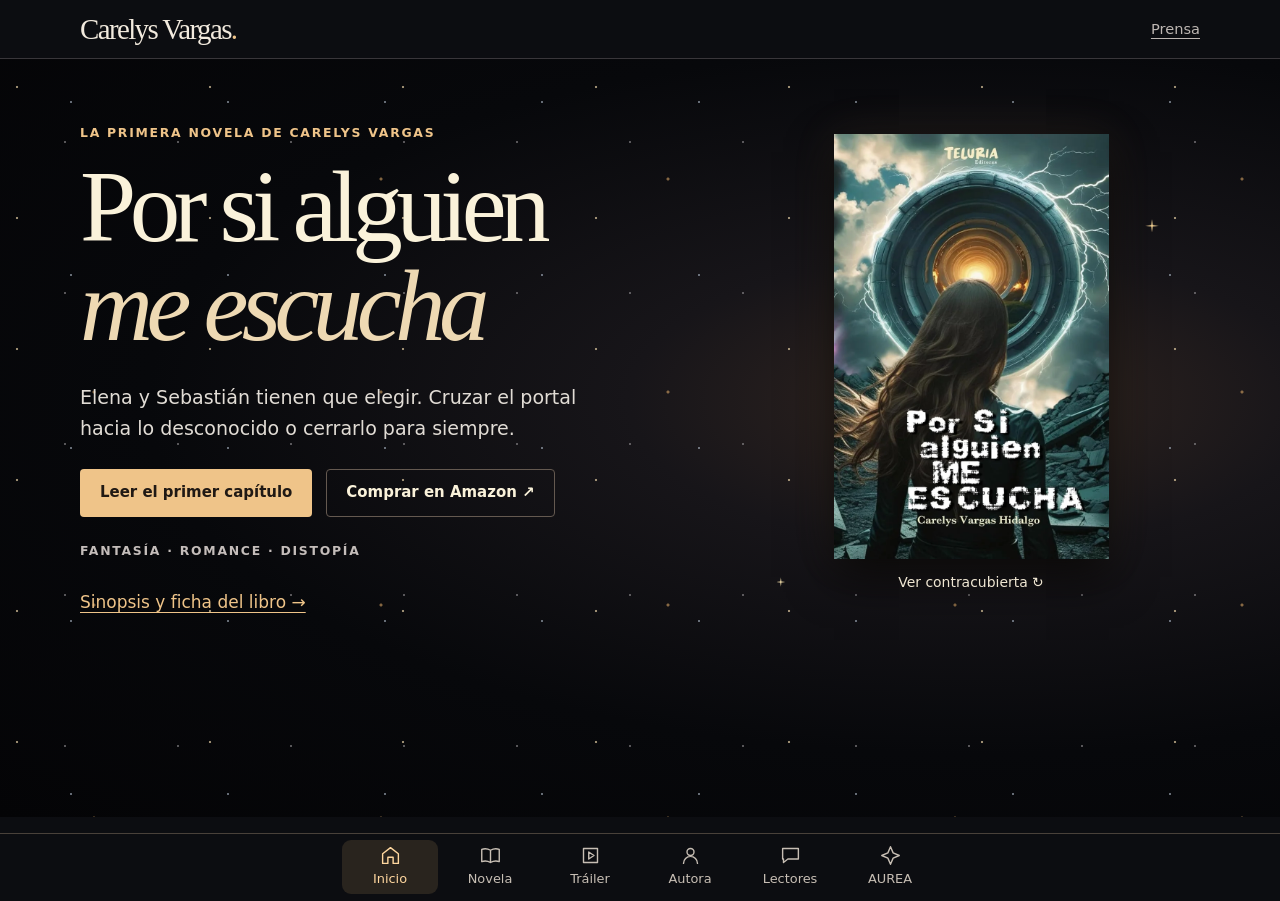
<file: index.html>
<!doctype html>
<html lang="es"><head>
<meta charset="utf-8"><meta name="viewport" content="width=device-width,initial-scale=1,viewport-fit=cover">
<title>Por si alguien me escucha · Web de Carelys Vargas</title><meta name="description" content="Descubre la primera novela de Carelys Vargas Hidalgo. Lee el primer capítulo o entra al mundo de Elena y Sebastián."><meta name="theme-color" content="#0c0d11">
<link rel="canonical" href="https://carelysvargas.com/"><meta property="og:type" content="website"><meta property="og:url" content="https://carelysvargas.com/">
<meta property="og:title" content="Por si alguien me escucha · Web de Carelys Vargas"><meta property="og:description" content="Descubre la primera novela de Carelys Vargas Hidalgo. Lee el primer capítulo o entra al mundo de Elena y Sebastián."><meta property="og:image" content="https://carelysvargas.com/media/novela-social.jpg">
<meta property="og:image:width" content="1200"><meta property="og:image:height" content="630"><meta name="twitter:card" content="summary_large_image">
<link rel="stylesheet" href="/editorial.css?v=pestanas"><script defer src="/lectura.js?v=pestanas"></script>
</head><body><a class="skip" href="#contenido">Saltar al contenido</a>
<header><div class="wrap mast"><a class="brand" href="/">Carelys Vargas<span>.</span></a><a href="/prensa/">Prensa</a></div></header>
<main id="contenido" tabindex="-1"><section class="hero"><div class="wrap hero-grid"><div><p class="kicker">La primera novela de Carelys Vargas</p><h1>Por si alguien<br><em>me escucha</em></h1><p class="lead">Elena y Sebastián tienen que elegir. Cruzar el portal hacia lo desconocido o cerrarlo para siempre.</p><div class="actions"><a class="btn gold" href="https://read.amazon.com/sample/B0FLF6CT9F?clientId=share">Leer el primer capítulo</a><a class="btn outline" href="https://www.amazon.com/dp/B0FLF6CT9F">Comprar en Amazon ↗</a></div><p class="genres">Fantasía · Romance · Distopía</p><a class="more" href="/libros/por-si-alguien-me-escucha/">Sinopsis y ficha del libro →</a></div><figure class="book"><img id="cover" src="/media/cubierta.webp" width="971" height="1500" alt="Cubierta de Por si alguien me escucha. Una mujer frente a un portal iluminado."><figcaption><button id="flip">Ver contracubierta ↻</button></figcaption></figure></div></section></main>
<nav class="dock" aria-label="Secciones principales"><a href="/" aria-current="page"><svg viewBox="0 0 24 24" aria-hidden="true"><path d="M3 10l9-7 9 7v11h-6v-7H9v7H3z"/></svg>Inicio</a><a href="/libros/por-si-alguien-me-escucha/"><svg viewBox="0 0 24 24" aria-hidden="true"><path d="M12 6Q7 3 2 5v14q5-2 10 1 5-3 10-1V5q-5-2-10 1v14"/></svg>Novela</a><a href="/trailer/"><svg viewBox="0 0 24 24" aria-hidden="true"><path d="M4 4h16v16H4z M10 8l6 4-6 4z"/></svg>Tráiler</a><a href="/autora/"><svg viewBox="0 0 24 24" aria-hidden="true"><path d="M16 8a4 4 0 1 1-8 0 4 4 0 0 1 8 0 M4 21a8 8 0 0 1 16 0"/></svg>Autora</a><a href="/lectores/"><svg viewBox="0 0 24 24" aria-hidden="true"><path d="M3 4h18v12H9l-5 4v-4H3z"/></svg>Lectores</a><a href="/aurea/"><svg viewBox="0 0 24 24" aria-hidden="true"><path d="M12 2l3 7 7 3-7 3-3 7-3-7-7-3 7-3z"/></svg>AUREA</a></nav>
</body></html>
</file>
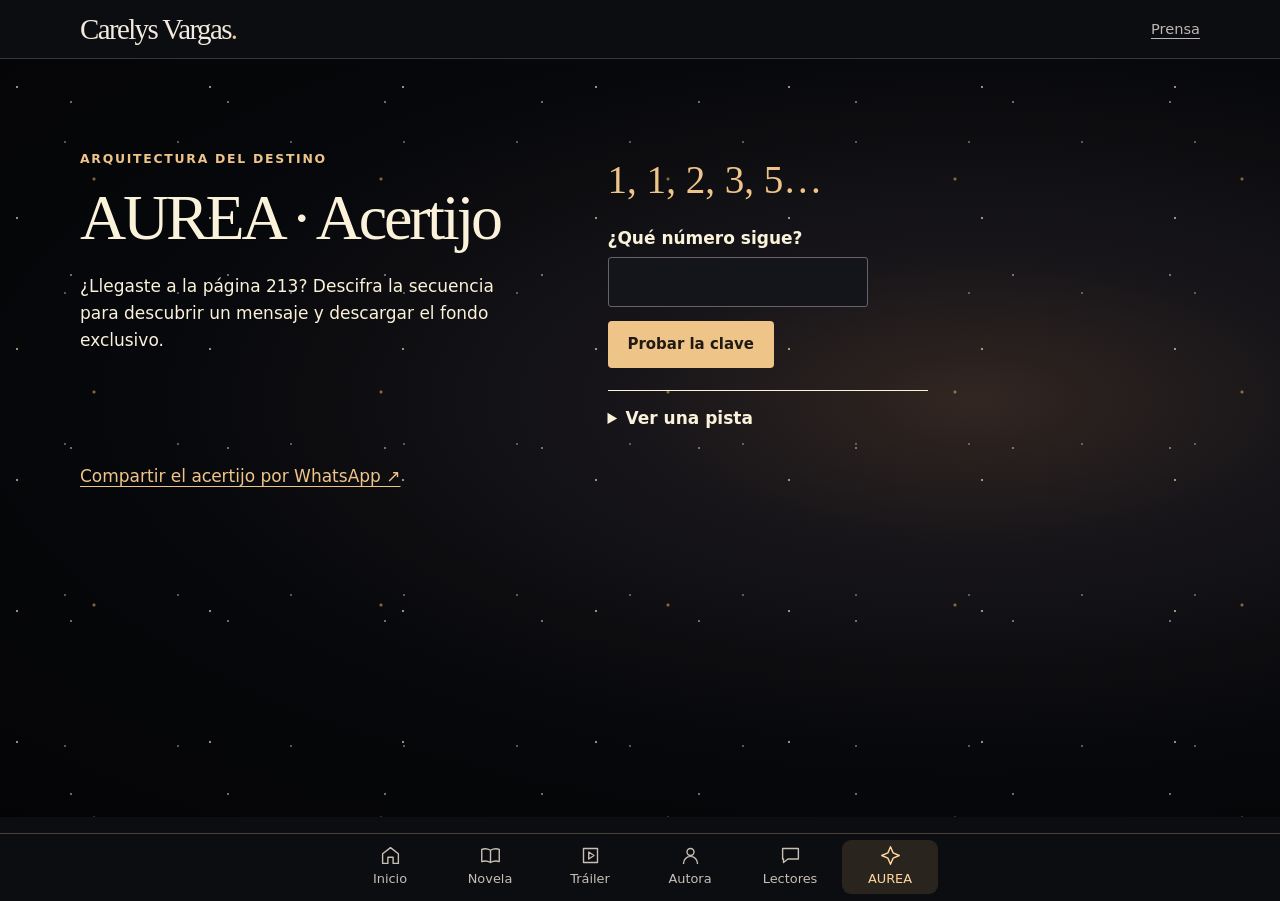
<file: aurea/index.html>
<!doctype html>
<html lang="es"><head>
<meta charset="utf-8"><meta name="viewport" content="width=device-width,initial-scale=1,viewport-fit=cover">
<title>AUREA · El acertijo de Por si alguien me escucha</title><meta name="description" content="Descifra la secuencia de la página 213 y descubre el mensaje de AUREA."><meta name="theme-color" content="#0c0d11">
<link rel="canonical" href="https://carelysvargas.com/aurea/"><meta property="og:type" content="website"><meta property="og:url" content="https://carelysvargas.com/aurea/">
<meta property="og:title" content="AUREA · El acertijo de Por si alguien me escucha"><meta property="og:description" content="Descifra la secuencia de la página 213 y descubre el mensaje de AUREA."><meta property="og:image" content="https://carelysvargas.com/media/novela-social.jpg">
<meta property="og:image:width" content="1200"><meta property="og:image:height" content="630"><meta name="twitter:card" content="summary_large_image">
<link rel="stylesheet" href="/editorial.css?v=pestanas"><script defer src="/lectura.js?v=pestanas"></script>
</head><body><a class="skip" href="#contenido">Saltar al contenido</a>
<header><div class="wrap mast"><a class="brand" href="/">Carelys Vargas<span>.</span></a><a href="/prensa/">Prensa</a></div></header>
<main id="contenido" tabindex="-1"><section id="aurea" class="puzzle"><div class="wrap split"><div><p class="kicker">Arquitectura del destino</p><h1 class="page-title">AUREA · Acertijo</h1><p>¿Llegaste a la página 213? Descifra la secuencia para descubrir un mensaje y descargar el fondo exclusivo.</p></div><div><p class="sequence">1, 1, 2, 3, 5…</p><form id="key-form"><label>¿Qué número sigue?<input name="clave" required autocomplete="off"></label><button class="btn gold">Probar la clave</button></form><details><summary>Ver una pista</summary><p>Suma los dos números anteriores.</p></details><p role="status" id="key-state"></p><div id="reward" hidden><blockquote>«La proporción divina está en todos nosotros, Elena. No lo olvides».</blockquote><a href="https://drive.google.com/uc?id=1susKpdOCmfRqfJvsWZ5yjWpWZIyEMnKj&amp;export=download">Descargar fondo exclusivo ↓</a></div></div></div><div class="wrap"><a class="more" href="https://wa.me/?text=El%20acertijo%20AUREA%20https%3A%2F%2Fcarelysvargas.com%2Faurea%2F">Compartir el acertijo por WhatsApp ↗</a></div></section></main>
<nav class="dock" aria-label="Secciones principales"><a href="/"><svg viewBox="0 0 24 24" aria-hidden="true"><path d="M3 10l9-7 9 7v11h-6v-7H9v7H3z"/></svg>Inicio</a><a href="/libros/por-si-alguien-me-escucha/"><svg viewBox="0 0 24 24" aria-hidden="true"><path d="M12 6Q7 3 2 5v14q5-2 10 1 5-3 10-1V5q-5-2-10 1v14"/></svg>Novela</a><a href="/trailer/"><svg viewBox="0 0 24 24" aria-hidden="true"><path d="M4 4h16v16H4z M10 8l6 4-6 4z"/></svg>Tráiler</a><a href="/autora/"><svg viewBox="0 0 24 24" aria-hidden="true"><path d="M16 8a4 4 0 1 1-8 0 4 4 0 0 1 8 0 M4 21a8 8 0 0 1 16 0"/></svg>Autora</a><a href="/lectores/"><svg viewBox="0 0 24 24" aria-hidden="true"><path d="M3 4h18v12H9l-5 4v-4H3z"/></svg>Lectores</a><a href="/aurea/" aria-current="page"><svg viewBox="0 0 24 24" aria-hidden="true"><path d="M12 2l3 7 7 3-7 3-3 7-3-7-7-3 7-3z"/></svg>AUREA</a></nav>
</body></html>
</file>
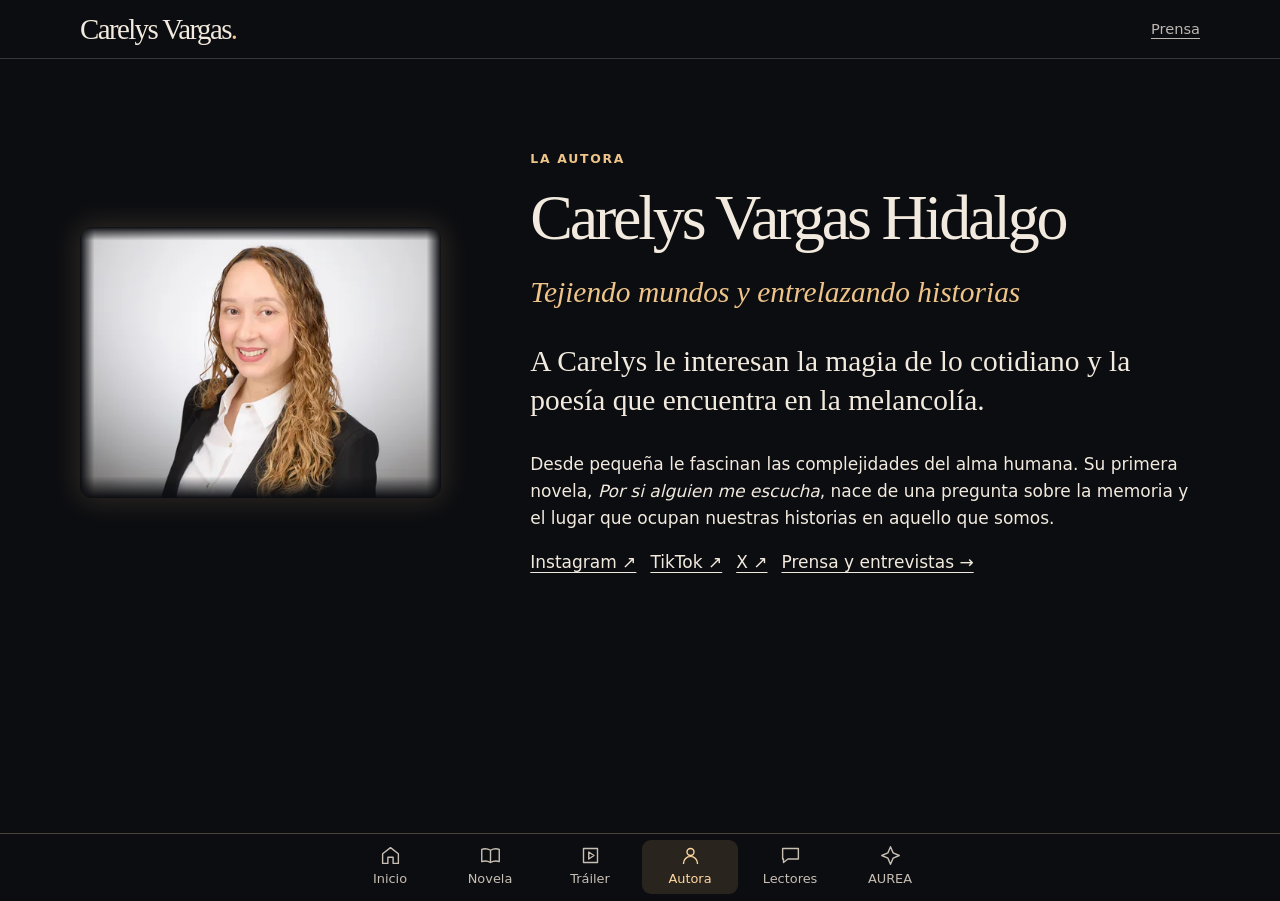
<file: autora/index.html>
<!doctype html>
<html lang="es"><head>
<meta charset="utf-8"><meta name="viewport" content="width=device-width,initial-scale=1,viewport-fit=cover">
<title>Carelys Vargas Hidalgo · Escritora</title><meta name="description" content="Conoce a la autora de Por si alguien me escucha y descubre sus canales oficiales."><meta name="theme-color" content="#0c0d11">
<link rel="canonical" href="https://carelysvargas.com/autora/"><meta property="og:type" content="website"><meta property="og:url" content="https://carelysvargas.com/autora/">
<meta property="og:title" content="Carelys Vargas Hidalgo · Escritora"><meta property="og:description" content="Conoce a la autora de Por si alguien me escucha y descubre sus canales oficiales."><meta property="og:image" content="https://carelysvargas.com/media/autora-social.jpg">
<meta property="og:image:width" content="1200"><meta property="og:image:height" content="630"><meta name="twitter:card" content="summary_large_image">
<link rel="stylesheet" href="/editorial.css?v=pestanas"><script defer src="/lectura.js?v=pestanas"></script><script type="application/ld+json">{"@context": "https://schema.org", "@type": "Person", "name": "Carelys Vargas Hidalgo", "url": "https://carelysvargas.com/autora/", "image": "https://carelysvargas.com/media/carelys-960.webp", "sameAs": ["https://www.instagram.com/carelysvargas/", "https://x.com/carelysvargas"]}</script>
</head><body><a class="skip" href="#contenido">Saltar al contenido</a>
<header><div class="wrap mast"><a class="brand" href="/">Carelys Vargas<span>.</span></a><a href="/prensa/">Prensa</a></div></header>
<main id="contenido" tabindex="-1"><section class="paper" id="autora"><div class="wrap portrait"><figure class="author-photo"><img src="/media/carelys-480.webp" srcset="/media/carelys-480.webp 480w, /media/carelys-960.webp 960w" sizes="(max-width: 760px) 90vw, 400px" width="2000" height="1500" alt="Retrato de Carelys Vargas Hidalgo"></figure><div><p class="kicker">La autora</p><h1 class="page-title">Carelys Vargas Hidalgo</h1>
<p class="intro" style="color:var(--gold)"><em>Tejiendo mundos y entrelazando historias</em></p><p class="intro">A Carelys le interesan la magia de lo cotidiano y la poesía que encuentra en la melancolía.</p><p>Desde pequeña le fascinan las complejidades del alma humana. Su primera novela, <em>Por si alguien me escucha</em>, nace de una pregunta sobre la memoria y el lugar que ocupan nuestras historias en aquello que somos.</p><div class="actions"><a href="https://www.instagram.com/carelysvargas/">Instagram ↗</a><a href="https://www.tiktok.com/@porsialguienmeesc">TikTok ↗</a><a href="https://x.com/carelysvargas">X ↗</a><a href="/prensa/">Prensa y entrevistas →</a></div></div></div></section></main>
<nav class="dock" aria-label="Secciones principales"><a href="/"><svg viewBox="0 0 24 24" aria-hidden="true"><path d="M3 10l9-7 9 7v11h-6v-7H9v7H3z"/></svg>Inicio</a><a href="/libros/por-si-alguien-me-escucha/"><svg viewBox="0 0 24 24" aria-hidden="true"><path d="M12 6Q7 3 2 5v14q5-2 10 1 5-3 10-1V5q-5-2-10 1v14"/></svg>Novela</a><a href="/trailer/"><svg viewBox="0 0 24 24" aria-hidden="true"><path d="M4 4h16v16H4z M10 8l6 4-6 4z"/></svg>Tráiler</a><a href="/autora/" aria-current="page"><svg viewBox="0 0 24 24" aria-hidden="true"><path d="M16 8a4 4 0 1 1-8 0 4 4 0 0 1 8 0 M4 21a8 8 0 0 1 16 0"/></svg>Autora</a><a href="/lectores/"><svg viewBox="0 0 24 24" aria-hidden="true"><path d="M3 4h18v12H9l-5 4v-4H3z"/></svg>Lectores</a><a href="/aurea/"><svg viewBox="0 0 24 24" aria-hidden="true"><path d="M12 2l3 7 7 3-7 3-3 7-3-7-7-3 7-3z"/></svg>AUREA</a></nav>
</body></html>
</file>
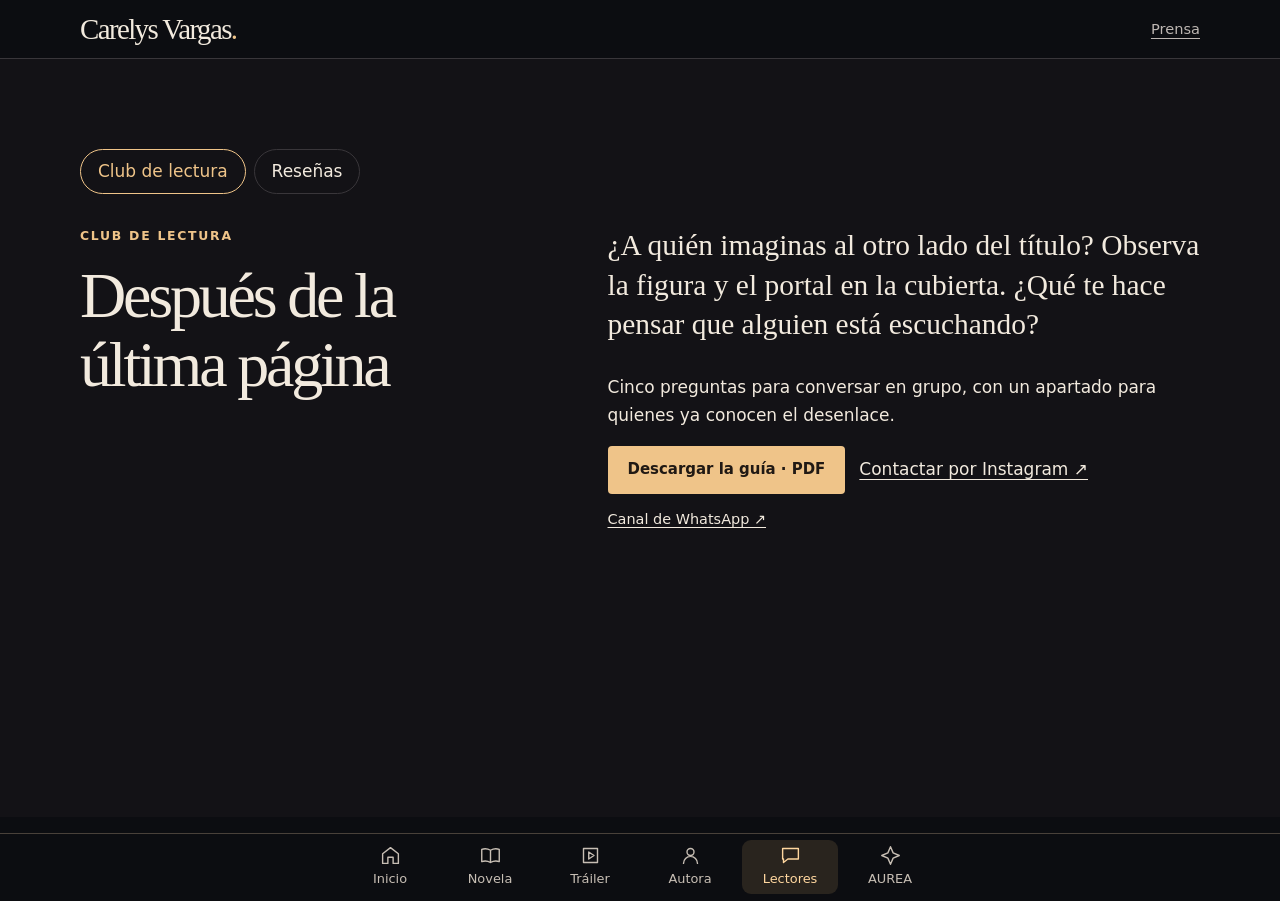
<file: lectores/index.html>
<!doctype html>
<html lang="es"><head>
<meta charset="utf-8"><meta name="viewport" content="width=device-width,initial-scale=1,viewport-fit=cover">
<title>Club de lectura · Por si alguien me escucha</title><meta name="description" content="Descarga la guía para clubes de lectura y conversa sobre la novela de Carelys Vargas."><meta name="theme-color" content="#0c0d11">
<link rel="canonical" href="https://carelysvargas.com/lectores/"><meta property="og:type" content="website"><meta property="og:url" content="https://carelysvargas.com/lectores/">
<meta property="og:title" content="Club de lectura · Por si alguien me escucha"><meta property="og:description" content="Descarga la guía para clubes de lectura y conversa sobre la novela de Carelys Vargas."><meta property="og:image" content="https://carelysvargas.com/media/novela-social.jpg">
<meta property="og:image:width" content="1200"><meta property="og:image:height" content="630"><meta name="twitter:card" content="summary_large_image">
<link rel="stylesheet" href="/editorial.css?v=pestanas"><script defer src="/lectura.js?v=pestanas"></script>
</head><body><a class="skip" href="#contenido">Saltar al contenido</a>
<header><div class="wrap mast"><a class="brand" href="/">Carelys Vargas<span>.</span></a><a href="/prensa/">Prensa</a></div></header>
<main id="contenido" tabindex="-1"><section id="lectores" class="club"><div class="wrap"><nav class="subnav" aria-label="Espacio de lectores"><a aria-current="page" href="/lectores/">Club de lectura</a><a href="/resenas/">Reseñas</a></nav><div class="split"><div><p class="kicker">Club de lectura</p><h1 class="page-title">Después de la última página</h1></div><div><p class="intro">¿A quién imaginas al otro lado del título? Observa la figura y el portal en la cubierta. ¿Qué te hace pensar que alguien está escuchando?</p><p>Cinco preguntas para conversar en grupo, con un apartado para quienes ya conocen el desenlace.</p><div class="actions"><a class="btn gold" href="/media/guia-de-lectura.pdf" download>Descargar la guía · PDF</a><a href="https://www.instagram.com/carelysvargas/">Contactar por Instagram ↗</a><a href="https://www.whatsapp.com/channel/0029VavbXfGBvvsgvoYQeC1s">Canal de WhatsApp ↗</a></div></div></div></div></section></main>
<nav class="dock" aria-label="Secciones principales"><a href="/"><svg viewBox="0 0 24 24" aria-hidden="true"><path d="M3 10l9-7 9 7v11h-6v-7H9v7H3z"/></svg>Inicio</a><a href="/libros/por-si-alguien-me-escucha/"><svg viewBox="0 0 24 24" aria-hidden="true"><path d="M12 6Q7 3 2 5v14q5-2 10 1 5-3 10-1V5q-5-2-10 1v14"/></svg>Novela</a><a href="/trailer/"><svg viewBox="0 0 24 24" aria-hidden="true"><path d="M4 4h16v16H4z M10 8l6 4-6 4z"/></svg>Tráiler</a><a href="/autora/"><svg viewBox="0 0 24 24" aria-hidden="true"><path d="M16 8a4 4 0 1 1-8 0 4 4 0 0 1 8 0 M4 21a8 8 0 0 1 16 0"/></svg>Autora</a><a href="/lectores/" aria-current="page"><svg viewBox="0 0 24 24" aria-hidden="true"><path d="M3 4h18v12H9l-5 4v-4H3z"/></svg>Lectores</a><a href="/aurea/"><svg viewBox="0 0 24 24" aria-hidden="true"><path d="M12 2l3 7 7 3-7 3-3 7-3-7-7-3 7-3z"/></svg>AUREA</a></nav>
</body></html>
</file>
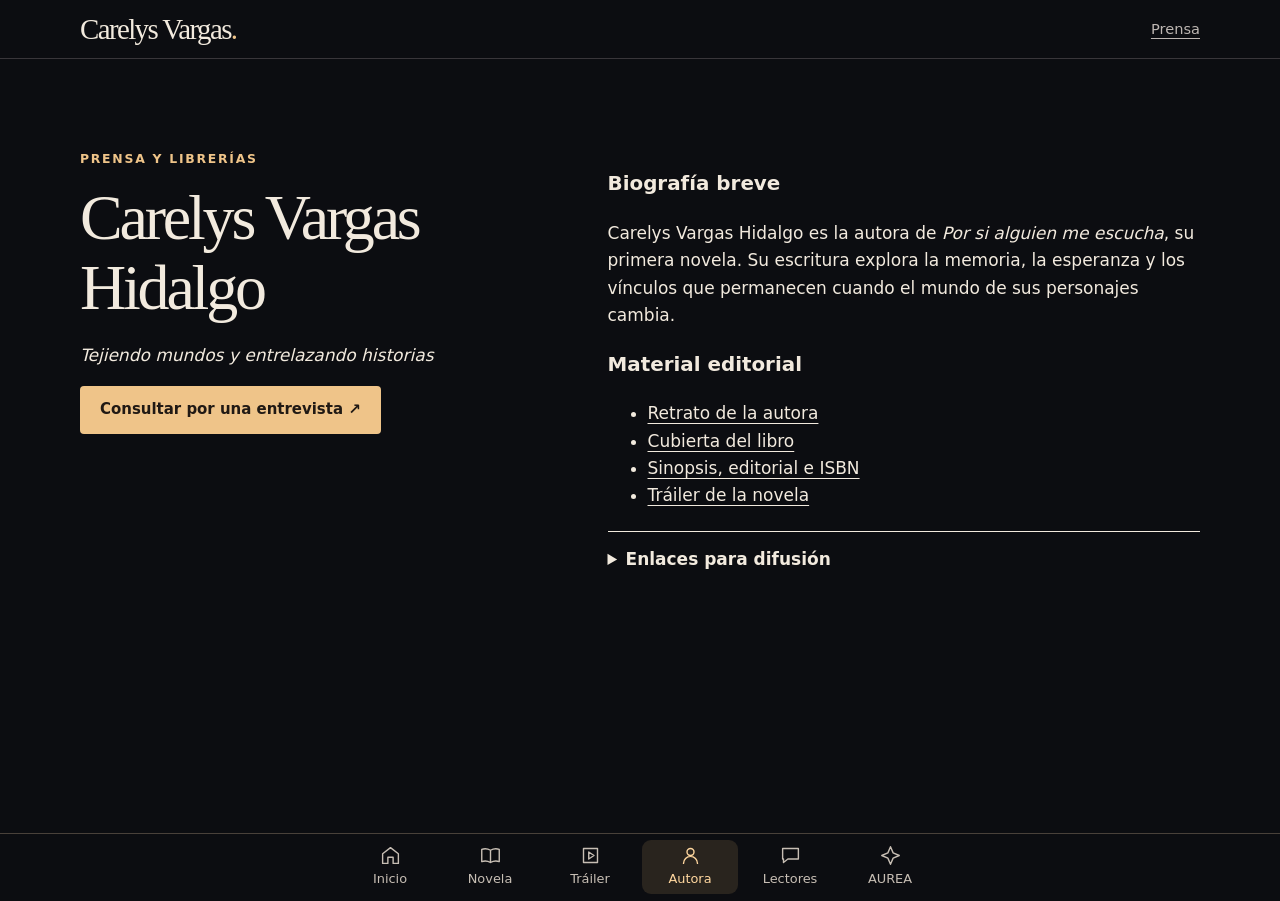
<file: prensa/index.html>
<!doctype html>
<html lang="es"><head>
<meta charset="utf-8"><meta name="viewport" content="width=device-width,initial-scale=1,viewport-fit=cover">
<title>Carelys Vargas Hidalgo · Prensa y entrevistas</title><meta name="description" content="Biografía, retrato, cubierta y contacto para medios, librerías y clubes de lectura."><meta name="theme-color" content="#0c0d11">
<link rel="canonical" href="https://carelysvargas.com/prensa/"><meta property="og:type" content="website"><meta property="og:url" content="https://carelysvargas.com/prensa/">
<meta property="og:title" content="Carelys Vargas Hidalgo · Prensa y entrevistas"><meta property="og:description" content="Biografía, retrato, cubierta y contacto para medios, librerías y clubes de lectura."><meta property="og:image" content="https://carelysvargas.com/media/autora-social.jpg">
<meta property="og:image:width" content="1200"><meta property="og:image:height" content="630"><meta name="twitter:card" content="summary_large_image">
<link rel="stylesheet" href="/editorial.css?v=pestanas"><script defer src="/lectura.js?v=pestanas"></script>
</head><body><a class="skip" href="#contenido">Saltar al contenido</a>
<header><div class="wrap mast"><a class="brand" href="/">Carelys Vargas<span>.</span></a><a href="/prensa/">Prensa</a></div></header>
<main id="contenido" tabindex="-1"><section class="paper"><div class="wrap split"><div><p class="kicker">Prensa y librerías</p><h1 class="page-title">Carelys Vargas Hidalgo</h1><p><em>Tejiendo mundos y entrelazando historias</em></p><a class="btn gold" href="https://www.instagram.com/carelysvargas/">Consultar por una entrevista ↗</a></div><div><h3>Biografía breve</h3><p>Carelys Vargas Hidalgo es la autora de <em>Por si alguien me escucha</em>, su primera novela. Su escritura explora la memoria, la esperanza y los vínculos que permanecen cuando el mundo de sus personajes cambia.</p><h3>Material editorial</h3><ul><li><a href="/media/carelys-vargas-retrato.jpg">Retrato de la autora</a></li><li><a href="/media/cubierta.webp">Cubierta del libro</a></li><li><a href="/libros/por-si-alguien-me-escucha/">Sinopsis, editorial e ISBN</a></li><li><a href="/trailer/">Tráiler de la novela</a></li></ul><details><summary>Enlaces para difusión</summary><ul><li><a href="https://carelysvargas.com/trailer/?utm_source=linkedin&amp;utm_medium=social&amp;utm_campaign=por_si_alguien_me_escucha">LinkedIn</a></li><li><a href="https://carelysvargas.com/autora/?utm_source=instagram&amp;utm_medium=social&amp;utm_campaign=por_si_alguien_me_escucha">Instagram</a></li><li><a href="https://carelysvargas.com/lectores/?utm_source=whatsapp&amp;utm_medium=grupos&amp;utm_campaign=por_si_alguien_me_escucha">WhatsApp</a></li></ul></details></div></div></section></main>
<nav class="dock" aria-label="Secciones principales"><a href="/"><svg viewBox="0 0 24 24" aria-hidden="true"><path d="M3 10l9-7 9 7v11h-6v-7H9v7H3z"/></svg>Inicio</a><a href="/libros/por-si-alguien-me-escucha/"><svg viewBox="0 0 24 24" aria-hidden="true"><path d="M12 6Q7 3 2 5v14q5-2 10 1 5-3 10-1V5q-5-2-10 1v14"/></svg>Novela</a><a href="/trailer/"><svg viewBox="0 0 24 24" aria-hidden="true"><path d="M4 4h16v16H4z M10 8l6 4-6 4z"/></svg>Tráiler</a><a href="/autora/" aria-current="page"><svg viewBox="0 0 24 24" aria-hidden="true"><path d="M16 8a4 4 0 1 1-8 0 4 4 0 0 1 8 0 M4 21a8 8 0 0 1 16 0"/></svg>Autora</a><a href="/lectores/"><svg viewBox="0 0 24 24" aria-hidden="true"><path d="M3 4h18v12H9l-5 4v-4H3z"/></svg>Lectores</a><a href="/aurea/"><svg viewBox="0 0 24 24" aria-hidden="true"><path d="M12 2l3 7 7 3-7 3-3 7-3-7-7-3 7-3z"/></svg>AUREA</a></nav>
</body></html>
</file>
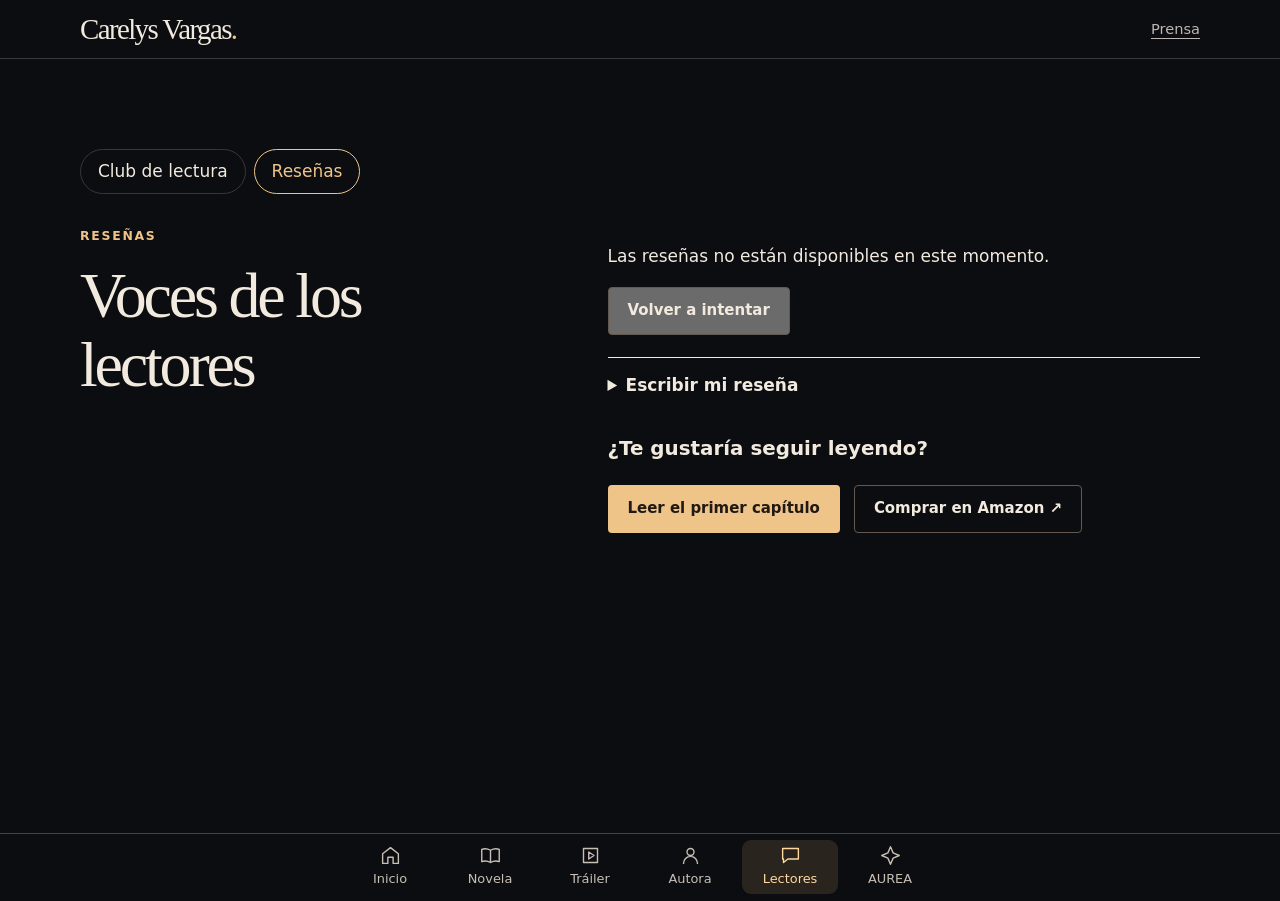
<file: resenas/index.html>
<!doctype html>
<html lang="es"><head>
<meta charset="utf-8"><meta name="viewport" content="width=device-width,initial-scale=1,viewport-fit=cover">
<title>Reseñas de lectores · Por si alguien me escucha</title><meta name="description" content="Lee opiniones y comparte tu reseña de la novela de Carelys Vargas."><meta name="theme-color" content="#0c0d11">
<link rel="canonical" href="https://carelysvargas.com/resenas/"><meta property="og:type" content="website"><meta property="og:url" content="https://carelysvargas.com/resenas/">
<meta property="og:title" content="Reseñas de lectores · Por si alguien me escucha"><meta property="og:description" content="Lee opiniones y comparte tu reseña de la novela de Carelys Vargas."><meta property="og:image" content="https://carelysvargas.com/media/novela-social.jpg">
<meta property="og:image:width" content="1200"><meta property="og:image:height" content="630"><meta name="twitter:card" content="summary_large_image">
<link rel="stylesheet" href="/editorial.css?v=pestanas"><script defer src="/lectura.js?v=pestanas"></script>
</head><body><a class="skip" href="#contenido">Saltar al contenido</a>
<header><div class="wrap mast"><a class="brand" href="/">Carelys Vargas<span>.</span></a><a href="/prensa/">Prensa</a></div></header>
<main id="contenido" tabindex="-1"><section id="resenas" class="paper"><div class="wrap"><nav class="subnav" aria-label="Espacio de lectores"><a href="/lectores/">Club de lectura</a><a aria-current="page" href="/resenas/">Reseñas</a></nav><div class="split"><div><p class="kicker">Reseñas</p><h1 class="page-title">Voces de los lectores</h1></div><div><p id="review-state" role="status">Cargando reseñas…</p><button type="button" class="btn outline" id="retry" hidden>Volver a intentar</button><div id="reviews"></div><details><summary>Escribir mi reseña</summary><form id="review-form"><label>Nombre o seudónimo que se mostrará<input name="nombre" required maxlength="100" autocomplete="given-name"></label><label>Tu valoración<select name="valoracion" required><option value="">Elige una puntuación</option><option value="5">5 estrellas</option><option value="4">4 estrellas</option><option value="3">3 estrellas</option><option value="2">2 estrellas</option><option value="1">1 estrella</option></select></label><label>Tu opinión<textarea name="opinion" required maxlength="3000" rows="4"></textarea></label><p>Tu reseña y el nombre que elijas podrán publicarse después de la revisión.</p><button class="btn dark">Enviar reseña</button><p role="status" id="send-state"></p></form></details><h3>¿Te gustaría seguir leyendo?</h3><div class="actions"><a class="btn gold" href="https://read.amazon.com/sample/B0FLF6CT9F?clientId=share">Leer el primer capítulo</a><a class="btn outline" href="https://www.amazon.com/dp/B0FLF6CT9F">Comprar en Amazon ↗</a></div></div></div></div></section></main>
<nav class="dock" aria-label="Secciones principales"><a href="/"><svg viewBox="0 0 24 24" aria-hidden="true"><path d="M3 10l9-7 9 7v11h-6v-7H9v7H3z"/></svg>Inicio</a><a href="/libros/por-si-alguien-me-escucha/"><svg viewBox="0 0 24 24" aria-hidden="true"><path d="M12 6Q7 3 2 5v14q5-2 10 1 5-3 10-1V5q-5-2-10 1v14"/></svg>Novela</a><a href="/trailer/"><svg viewBox="0 0 24 24" aria-hidden="true"><path d="M4 4h16v16H4z M10 8l6 4-6 4z"/></svg>Tráiler</a><a href="/autora/"><svg viewBox="0 0 24 24" aria-hidden="true"><path d="M16 8a4 4 0 1 1-8 0 4 4 0 0 1 8 0 M4 21a8 8 0 0 1 16 0"/></svg>Autora</a><a href="/lectores/" aria-current="page"><svg viewBox="0 0 24 24" aria-hidden="true"><path d="M3 4h18v12H9l-5 4v-4H3z"/></svg>Lectores</a><a href="/aurea/"><svg viewBox="0 0 24 24" aria-hidden="true"><path d="M12 2l3 7 7 3-7 3-3 7-3-7-7-3 7-3z"/></svg>AUREA</a></nav>
</body></html>
</file>
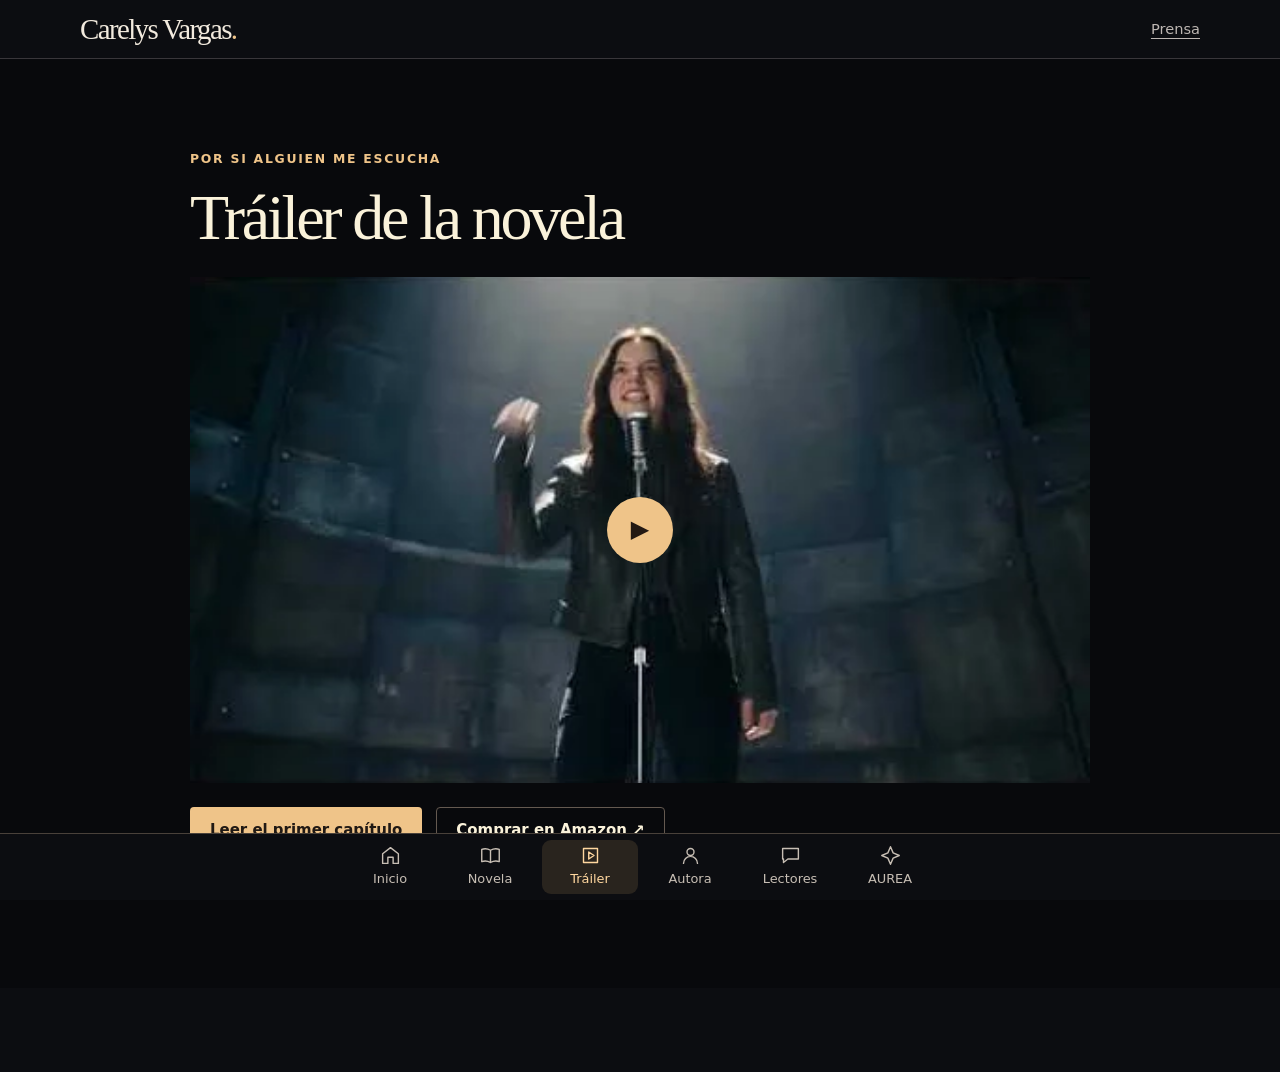
<file: trailer/index.html>
<!doctype html>
<html lang="es"><head>
<meta charset="utf-8"><meta name="viewport" content="width=device-width,initial-scale=1,viewport-fit=cover">
<title>Tráiler de Por si alguien me escucha · Carelys Vargas</title><meta name="description" content="Mira el tráiler de la novela y descubre el primer capítulo."><meta name="theme-color" content="#0c0d11">
<link rel="canonical" href="https://carelysvargas.com/trailer/"><meta property="og:type" content="website"><meta property="og:url" content="https://carelysvargas.com/trailer/">
<meta property="og:title" content="Tráiler de Por si alguien me escucha · Carelys Vargas"><meta property="og:description" content="Mira el tráiler de la novela y descubre el primer capítulo."><meta property="og:image" content="https://carelysvargas.com/media/novela-social.jpg">
<meta property="og:image:width" content="1200"><meta property="og:image:height" content="630"><meta name="twitter:card" content="summary_large_image">
<link rel="stylesheet" href="/editorial.css?v=pestanas"><script defer src="/lectura.js?v=pestanas"></script>
</head><body><a class="skip" href="#contenido">Saltar al contenido</a>
<header><div class="wrap mast"><a class="brand" href="/">Carelys Vargas<span>.</span></a><a href="/prensa/">Prensa</a></div></header>
<main id="contenido" tabindex="-1"><section id="trailer" class="cinema"><div class="wrap"><p class="kicker">Por si alguien me escucha</p><h1 class="page-title">Tráiler de la novela</h1><a class="poster" id="play-trailer" href="https://www.youtube.com/watch?v=ciTFFUCd5X0" aria-label="Reproducir el tráiler de Por si alguien me escucha"><img src="/media/trailer.webp" width="480" height="270" alt=""><span aria-hidden="true">▶</span></a><div class="actions"><a class="btn gold" href="https://read.amazon.com/sample/B0FLF6CT9F?clientId=share">Leer el primer capítulo</a><a class="btn outline" href="https://www.amazon.com/dp/B0FLF6CT9F">Comprar en Amazon ↗</a></div><a class="more" href="https://www.youtube.com/watch?v=ciTFFUCd5X0">Ver en YouTube ↗</a></div></section></main>
<nav class="dock" aria-label="Secciones principales"><a href="/"><svg viewBox="0 0 24 24" aria-hidden="true"><path d="M3 10l9-7 9 7v11h-6v-7H9v7H3z"/></svg>Inicio</a><a href="/libros/por-si-alguien-me-escucha/"><svg viewBox="0 0 24 24" aria-hidden="true"><path d="M12 6Q7 3 2 5v14q5-2 10 1 5-3 10-1V5q-5-2-10 1v14"/></svg>Novela</a><a href="/trailer/" aria-current="page"><svg viewBox="0 0 24 24" aria-hidden="true"><path d="M4 4h16v16H4z M10 8l6 4-6 4z"/></svg>Tráiler</a><a href="/autora/"><svg viewBox="0 0 24 24" aria-hidden="true"><path d="M16 8a4 4 0 1 1-8 0 4 4 0 0 1 8 0 M4 21a8 8 0 0 1 16 0"/></svg>Autora</a><a href="/lectores/"><svg viewBox="0 0 24 24" aria-hidden="true"><path d="M3 4h18v12H9l-5 4v-4H3z"/></svg>Lectores</a><a href="/aurea/"><svg viewBox="0 0 24 24" aria-hidden="true"><path d="M12 2l3 7 7 3-7 3-3 7-3-7-7-3 7-3z"/></svg>AUREA</a></nav>
</body></html>
</file>
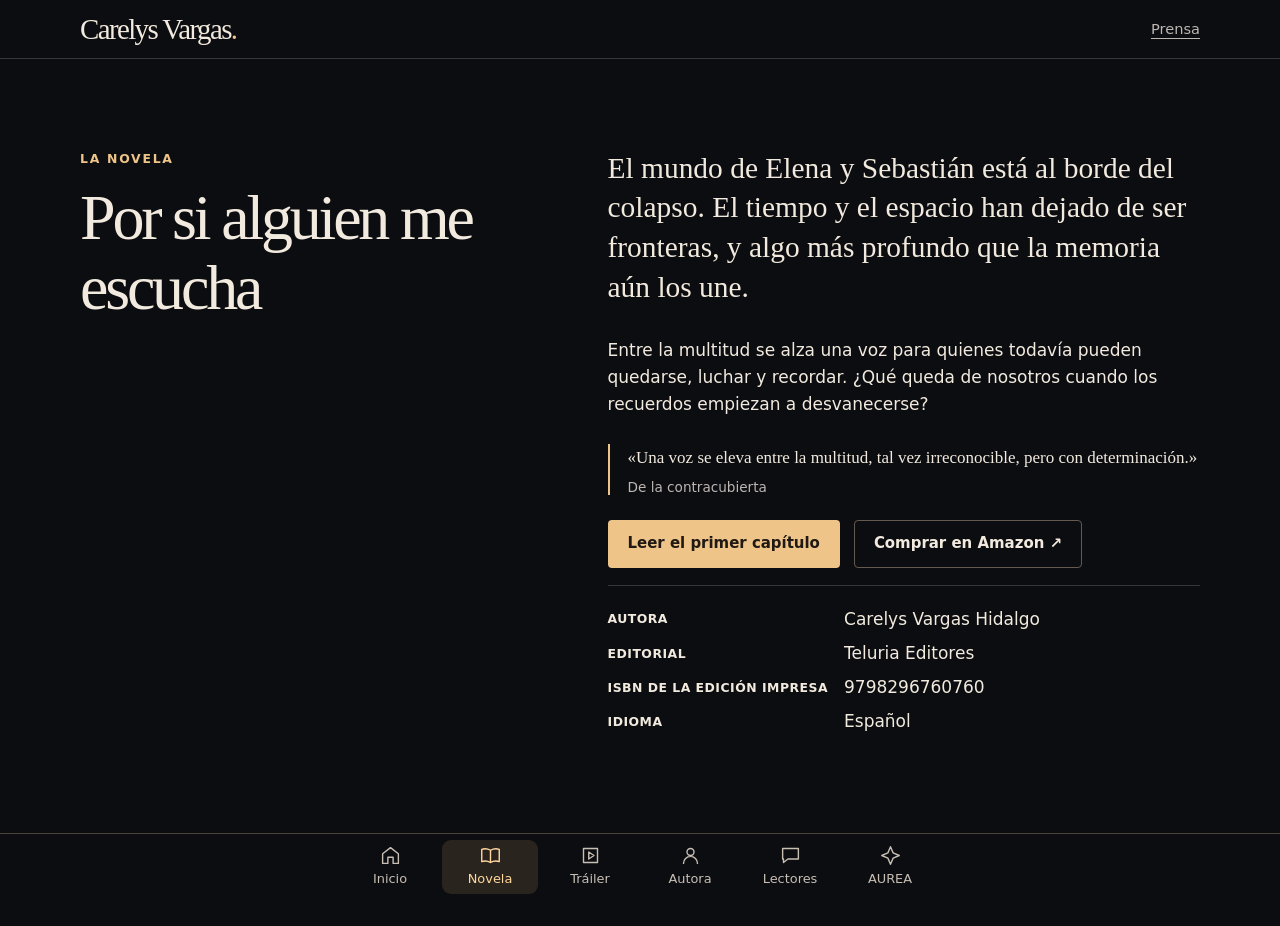
<file: libros/por-si-alguien-me-escucha/index.html>
<!doctype html>
<html lang="es"><head>
<meta charset="utf-8"><meta name="viewport" content="width=device-width,initial-scale=1,viewport-fit=cover">
<title>Por si alguien me escucha · Sinopsis y ficha del libro</title><meta name="description" content="Sinopsis, contracubierta, editorial e ISBN de la primera novela de Carelys Vargas Hidalgo."><meta name="theme-color" content="#0c0d11">
<link rel="canonical" href="https://carelysvargas.com/libros/por-si-alguien-me-escucha/"><meta property="og:type" content="website"><meta property="og:url" content="https://carelysvargas.com/libros/por-si-alguien-me-escucha/">
<meta property="og:title" content="Por si alguien me escucha · Sinopsis y ficha del libro"><meta property="og:description" content="Sinopsis, contracubierta, editorial e ISBN de la primera novela de Carelys Vargas Hidalgo."><meta property="og:image" content="https://carelysvargas.com/media/novela-social.jpg">
<meta property="og:image:width" content="1200"><meta property="og:image:height" content="630"><meta name="twitter:card" content="summary_large_image">
<link rel="stylesheet" href="/editorial.css?v=pestanas"><script defer src="/lectura.js?v=pestanas"></script><script type="application/ld+json">{"@context": "https://schema.org", "@type": "Book", "name": "Por si alguien me escucha", "author": {"@type": "Person", "name": "Carelys Vargas Hidalgo"}, "publisher": {"@type": "Organization", "name": "Teluria Editores"}, "isbn": "9798296760760", "inLanguage": "es", "image": "https://carelysvargas.com/media/cubierta.webp"}</script>
</head><body><a class="skip" href="#contenido">Saltar al contenido</a>
<header><div class="wrap mast"><a class="brand" href="/">Carelys Vargas<span>.</span></a><a href="/prensa/">Prensa</a></div></header>
<main id="contenido" tabindex="-1"><section id="sinopsis" class="paper"><div class="wrap split"><div><p class="kicker">La novela</p><h1 class="page-title">Por si alguien me escucha</h1></div><div><p class="intro">El mundo de Elena y Sebastián está al borde del colapso. El tiempo y el espacio han dejado de ser fronteras, y algo más profundo que la memoria aún los une.</p><p>Entre la multitud se alza una voz para quienes todavía pueden quedarse, luchar y recordar. ¿Qué queda de nosotros cuando los recuerdos empiezan a desvanecerse?</p><blockquote>«Una voz se eleva entre la multitud, tal vez irreconocible, pero con determinación.»<cite>De la contracubierta</cite></blockquote><div class="actions"><a class="btn gold" href="https://read.amazon.com/sample/B0FLF6CT9F?clientId=share">Leer el primer capítulo</a><a class="btn outline" href="https://www.amazon.com/dp/B0FLF6CT9F">Comprar en Amazon ↗</a></div><dl><dt>Autora</dt><dd>Carelys Vargas Hidalgo</dd><dt>Editorial</dt><dd>Teluria Editores</dd><dt>ISBN de la edición impresa</dt><dd>9798296760760</dd><dt>Idioma</dt><dd>Español</dd></dl></div></div></section></main>
<nav class="dock" aria-label="Secciones principales"><a href="/"><svg viewBox="0 0 24 24" aria-hidden="true"><path d="M3 10l9-7 9 7v11h-6v-7H9v7H3z"/></svg>Inicio</a><a href="/libros/por-si-alguien-me-escucha/" aria-current="page"><svg viewBox="0 0 24 24" aria-hidden="true"><path d="M12 6Q7 3 2 5v14q5-2 10 1 5-3 10-1V5q-5-2-10 1v14"/></svg>Novela</a><a href="/trailer/"><svg viewBox="0 0 24 24" aria-hidden="true"><path d="M4 4h16v16H4z M10 8l6 4-6 4z"/></svg>Tráiler</a><a href="/autora/"><svg viewBox="0 0 24 24" aria-hidden="true"><path d="M16 8a4 4 0 1 1-8 0 4 4 0 0 1 8 0 M4 21a8 8 0 0 1 16 0"/></svg>Autora</a><a href="/lectores/"><svg viewBox="0 0 24 24" aria-hidden="true"><path d="M3 4h18v12H9l-5 4v-4H3z"/></svg>Lectores</a><a href="/aurea/"><svg viewBox="0 0 24 24" aria-hidden="true"><path d="M12 2l3 7 7 3-7 3-3 7-3-7-7-3 7-3z"/></svg>AUREA</a></nav>
</body></html>
</file>
<file: editorial.css>
:root{--ink:#142b29;--forest:#122a28;--gold:#efc489;--paper:#faf6eb;--line:#c9c6b7;--muted:#53625b;color:var(--ink);background:var(--paper);font:17px/1.6 system-ui,sans-serif}
*{box-sizing:border-box}body,figure,h1,h2{margin:0}a{color:inherit;text-underline-offset:.24em}a:hover{text-decoration:underline}button,input,select,textarea{font:inherit}button,summary{cursor:pointer}button{color:inherit}button:focus-visible,a:focus-visible,summary:focus-visible,input:focus-visible,textarea:focus-visible,select:focus-visible{outline:3px solid #db8841;outline-offset:4px}
.wrap{width:min(1120px,calc(100% - 72px));margin-inline:auto}header{position:sticky;top:0;background:var(--paper);z-index:10;border-bottom:1px solid var(--line)}nav,.actions,footer .wrap,#links{display:flex;align-items:center;gap:24px}nav,footer .wrap{justify-content:space-between}nav{min-height:72px}.brand,h1,h2,.intro,blockquote,.sequence{font-family:Georgia,'Times New Roman',serif}.brand{font-size:1.7rem;text-decoration:none;letter-spacing:-.055em}.brand span{color:#a55e32}#links a{text-decoration:none;font-size:.9rem}#links a:hover{text-decoration:underline}#menu{display:none}.skip{position:fixed;top:-100px;background:white;padding:10px;z-index:20}.skip:focus{top:0}section{padding:clamp(48px,7vw,98px) 0;scroll-margin-top:72px}.hero,.cinema,.puzzle,footer{background:var(--forest);color:#faf2da}.hero{background:radial-gradient(ellipse at 78% 48%,#40574b 0,#1e3935 27%,#122a28 58%,#102321 100%);padding:clamp(40px,5vw,80px) 0}.hero-grid,.split,.portrait{display:grid;align-items:center;grid-template-columns:1.25fr 1fr;gap:clamp(30px,7vw,100px)}.kicker,.genres,dt{font-size:.73rem;letter-spacing:.14em;font-weight:650;text-transform:uppercase}.kicker{color:#805634;margin:0 0 15px}.hero .kicker,.puzzle .kicker,.cinema .kicker{color:var(--gold)}h1{font-size:clamp(3.3rem,7.9vw,7rem);font-weight:400;letter-spacing:-.065em;line-height:.98}h1 em{font-weight:400;color:#eed9b3}.lead{max-width:43ch;font-size:1.12rem;margin:26px 0;color:#e2e7db}.actions{flex-wrap:wrap;gap:14px}.btn{display:inline-flex;align-items:center;justify-content:center;min-height:46px;padding:11px 19px;border:1px solid transparent;border-radius:4px;font-weight:650;font-size:.88rem;text-decoration:none}.btn:hover{filter:brightness(1.08)}.gold{background:var(--gold);color:var(--ink)}.outline{border-color:#83978d}.dark{background:var(--ink);color:white}.genres{color:#c5d2c6;margin-top:24px}.book{text-align:center}.book img{width:min(100%,275px);height:auto;aspect-ratio:971/1500;object-fit:contain;display:block;margin:auto;box-shadow:8px 18px 34px #061511a6}.book button{background:none;border:0;color:#efe6d2;font-size:.82rem;padding:12px 20px}.split{grid-template-columns:.85fr 1.15fr;align-items:start}h2{font-weight:400;font-size:clamp(2.2rem,4.6vw,4rem);letter-spacing:-.053em;line-height:1.08;text-wrap:balance}.intro{font-size:clamp(1.35rem,2.3vw,1.85rem);line-height:1.35;margin-top:0}.paper{background:var(--paper)}dl{display:grid;grid-template-columns:auto 1fr;gap:7px 16px;border-top:1px solid var(--line);padding-top:20px}dt{letter-spacing:.04em;align-self:center}dd{margin:0}iframe{display:block;border:0;width:100%;height:auto;aspect-ratio:16/9;background:#101a19;margin:24px 0 12px}.cinema .wrap{max-width:900px}.portrait{grid-template-columns:minmax(200px,.7fr) 1.3fr}.portrait img{width:100%;height:auto;border-radius:3px}.portrait h2{margin-bottom:24px}.club{background:#dce5d8}.club .btn{background:var(--forest);color:white}.club .actions a:last-child{font-size:.85rem}details{border-top:1px solid currentColor;margin-top:22px;padding:14px 0}summary{font-weight:650}label{display:block;margin:14px 0;font-weight:550}input,select,textarea{display:block;width:100%;background:#fffdf6;border:1px solid #86928a;color:var(--ink);padding:10px 12px;border-radius:3px;margin-top:5px}.sequence{font-size:2.3rem;color:var(--gold);margin:0}.puzzle input{max-width:260px}.puzzle{background:radial-gradient(ellipse at 10% 50%,#254942,#142c29 70%)}.puzzle details{max-width:320px}.review{padding:12px 0;border-top:1px solid var(--line);overflow-wrap:anywhere}.review p{margin:.3em 0}.review small{color:#526257}footer{border-top:1px solid #566a61;padding:32px 0}footer p{margin:.2em 0;color:#dde1d5}#review-state:empty,#send-state:empty,#key-state:empty{display:none}
@media(max-width:760px){.wrap{width:calc(100% - 36px)}nav{min-height:58px}#menu{display:block;border:1px solid var(--line);background:transparent;border-radius:4px;padding:6px 12px}#links{display:none;position:absolute;inset:100% 0 auto;background:var(--paper);padding:10px 18px 20px;border-bottom:1px solid var(--line)}#menu[aria-expanded=true]+#links{display:grid;gap:4px}#links a{padding:8px}.split,.portrait{grid-template-columns:1fr;gap:22px}.hero-grid{gap:18px;grid-template-columns:1.3fr .7fr}h1{font-size:clamp(3rem,8vw,4rem)}.portrait img{max-width:280px}.kicker{letter-spacing:.09em}section{scroll-margin-top:60px}}
@media(max-width:540px){.hero-grid{grid-template-columns:1fr}.hero .book img{max-width:185px}.hero{padding:34px 0 16px}.hero .actions{gap:8px}.hero .btn{padding:10px 12px}.genres{margin-bottom:0}.book{margin-top:6px}footer .wrap{align-items:start;flex-direction:column}dl{font-size:.9rem;grid-template-columns:1fr 1fr}}

/* Paleta nocturna inspirada en la luz del portal de la cubierta. */
:root {
    color-scheme: dark;
    --ink: #f2eade;
    --forest: #08090c;
    --paper: #0c0d11;
    --line: #39363a;
    --muted: #bdb6b2;
}
.hero, .puzzle {
    position: relative;
    isolation: isolate;
    background: radial-gradient(ellipse at 76% 45%, #322621 0, #171519 25%, #07080b 60%, #040406 100%);
}
.hero::before, .puzzle::before {
    content: "";
    position: absolute;
    inset: 0;
    z-index: -1;
    pointer-events: none;
    background-image:
        radial-gradient(circle at 17px 28px, #ffe6b6 0 .85px, transparent 1.6px),
        radial-gradient(circle at 71px 43px, #b5c1d0 0 .65px, transparent 1.3px),
        radial-gradient(circle at 94px 120px, #d6a364 0 1px, transparent 2px),
        radial-gradient(circle at 65px 83px, #9d9a9d 0 .65px, transparent 1.2px);
    background-size: 193px 131px, 157px 173px, 287px 213px, 113px 151px;
    opacity: .6;
}
.hero::after {
    content: "";
    position: absolute;
    inset: 0;
    pointer-events: none;
    z-index: -1;
    background:
        radial-gradient(ellipse 7px 1.4px at 90% 22%, #ffdc9a, transparent),
        radial-gradient(ellipse 1.4px 7px at 90% 22%, #ffdc9a, transparent),
        radial-gradient(ellipse 5px 1px at 61% 69%, #ffe9b1, transparent),
        radial-gradient(ellipse 1px 5px at 61% 69%, #ffe9b1, transparent),
        radial-gradient(circle at 68% 19%, #fff2ca 0 1px, #b8864d 1.5px, transparent 4px);
}
@media (prefers-reduced-motion: no-preference) {
    .hero::after { animation: brillo 5s ease-in-out infinite alternate; }
    @keyframes brillo { from { opacity: .4; } to { opacity: 1; } }
}
.club { background: #131216; }
.kicker, .brand span { color: var(--gold); }
.gold, .club .btn, .dark { background: var(--gold); color: #201914; }
input, select, textarea { background: #14151a; border-color: #696367; color: var(--ink); }
.review small, .genres, footer p { color: #c4bdba; }
.lead { color: #e1dcd5; }
.outline, footer { border-color: #645950; }
.skip { background: #19191d; }
.book img { box-shadow: 0 18px 42px #000b, 0 0 42px #e5ad691a; }

.author-photo {
    background: var(--paper);
    border-radius: 12px;
    box-shadow: 0 0 28px 3px rgb(239 196 137 / 16%);
    overflow: hidden;
}
.author-photo img {
    display: block;
    max-width: 100%;
    mask-image: linear-gradient(to right, transparent, black 4%, black 96%, transparent),
                linear-gradient(to bottom, transparent, black 5%, black 92%, transparent);
    mask-composite: intersect;
}
@media (max-width: 760px) {
    .author-photo { width: min(100%, 400px); }
}

/* Vistas independientes con navegación inferior. */
body { padding-bottom: calc(84px + env(safe-area-inset-bottom)); }
header { position: static; }
.mast { min-height: 58px; display: flex; justify-content: space-between; align-items: center; }
.mast > a:last-child { color: var(--muted); font-size: .86rem; }
main > section { min-height: calc(100svh - 142px - env(safe-area-inset-bottom)); }
.page-title { font: 400 clamp(2.3rem,5vw,4.7rem)/1.08 Georgia,serif; letter-spacing: -.05em; margin-bottom: 20px; }
.more { display: inline-block; margin-top: 16px; color: var(--gold); }
.dock {
    position: fixed; z-index: 20; bottom: 0; left: 0; width: 100%;
    display: grid; grid-template-columns: repeat(6,minmax(0,96px)); justify-content: center;
    gap: 4px; min-height: 0; padding: 6px 4px calc(6px + env(safe-area-inset-bottom));
    background: #0c0d11; border-top: 1px solid #49413a;
}
.dock a { display: grid; justify-items: center; align-content: center; gap: 3px; min-height: 54px; border-radius: 9px; color: #c7beb4; text-decoration: none; font-size: .76rem; }
.dock a:hover, .dock a[aria-current] { background: #29241e; color: #ffd79f; }
.dock svg { width: 21px; height: 21px; fill: none; stroke: currentColor; stroke-width: 1.6; stroke-linecap: round; stroke-linejoin: round; }
.subnav { justify-content: start; min-height: 0; margin-bottom: 32px; gap: 8px; }
.subnav a { border: 1px solid var(--line); border-radius: 24px; padding: 8px 17px; text-decoration: none; }
.subnav [aria-current] { color: var(--gold); border-color: var(--gold); }
.poster { position: relative; display: grid; place-items: center; margin: 24px 0; background: black; }
.poster img { width: 100%; height: auto; display: block; }
.poster span { position: absolute; background: var(--gold); color: #231913; border-radius: 50%; font-size: 24px; width: 66px; height: 66px; display: grid; place-items: center; }
blockquote { margin: 25px 0; padding-left: 18px; border-left: 2px solid var(--gold); }
cite { display: block; margin-top: 8px; color: var(--muted); font: .8rem system-ui,sans-serif; }
[hidden] { display: none !important; }
@media(max-width:540px) {
    .hero-grid { grid-template-columns: minmax(0,1.25fr) minmax(0,.75fr); align-items: center; }
    .hero-grid > div { display: contents; }
    .hero .kicker { grid-column: 1/-1; margin: 0; }
    .hero h1 { grid-column: 1; grid-row: 2; font-size: clamp(2.4rem,9.2vw,3.4rem); }
    .hero .book { grid-column: 2; grid-row: 2; }
    .hero .book img { max-width: 136px; }
    .hero .book button { padding: 5px 2px; font-size: .71rem; }
    .hero .lead,.hero .actions,.hero .genres,.hero .more { grid-column: 1/-1; margin: 0; }
    .dock { gap: 0; }
    .dock a { font-size: clamp(.62rem,2.6vw,.76rem); }
    section { padding-block: 30px; }
}
</file>
